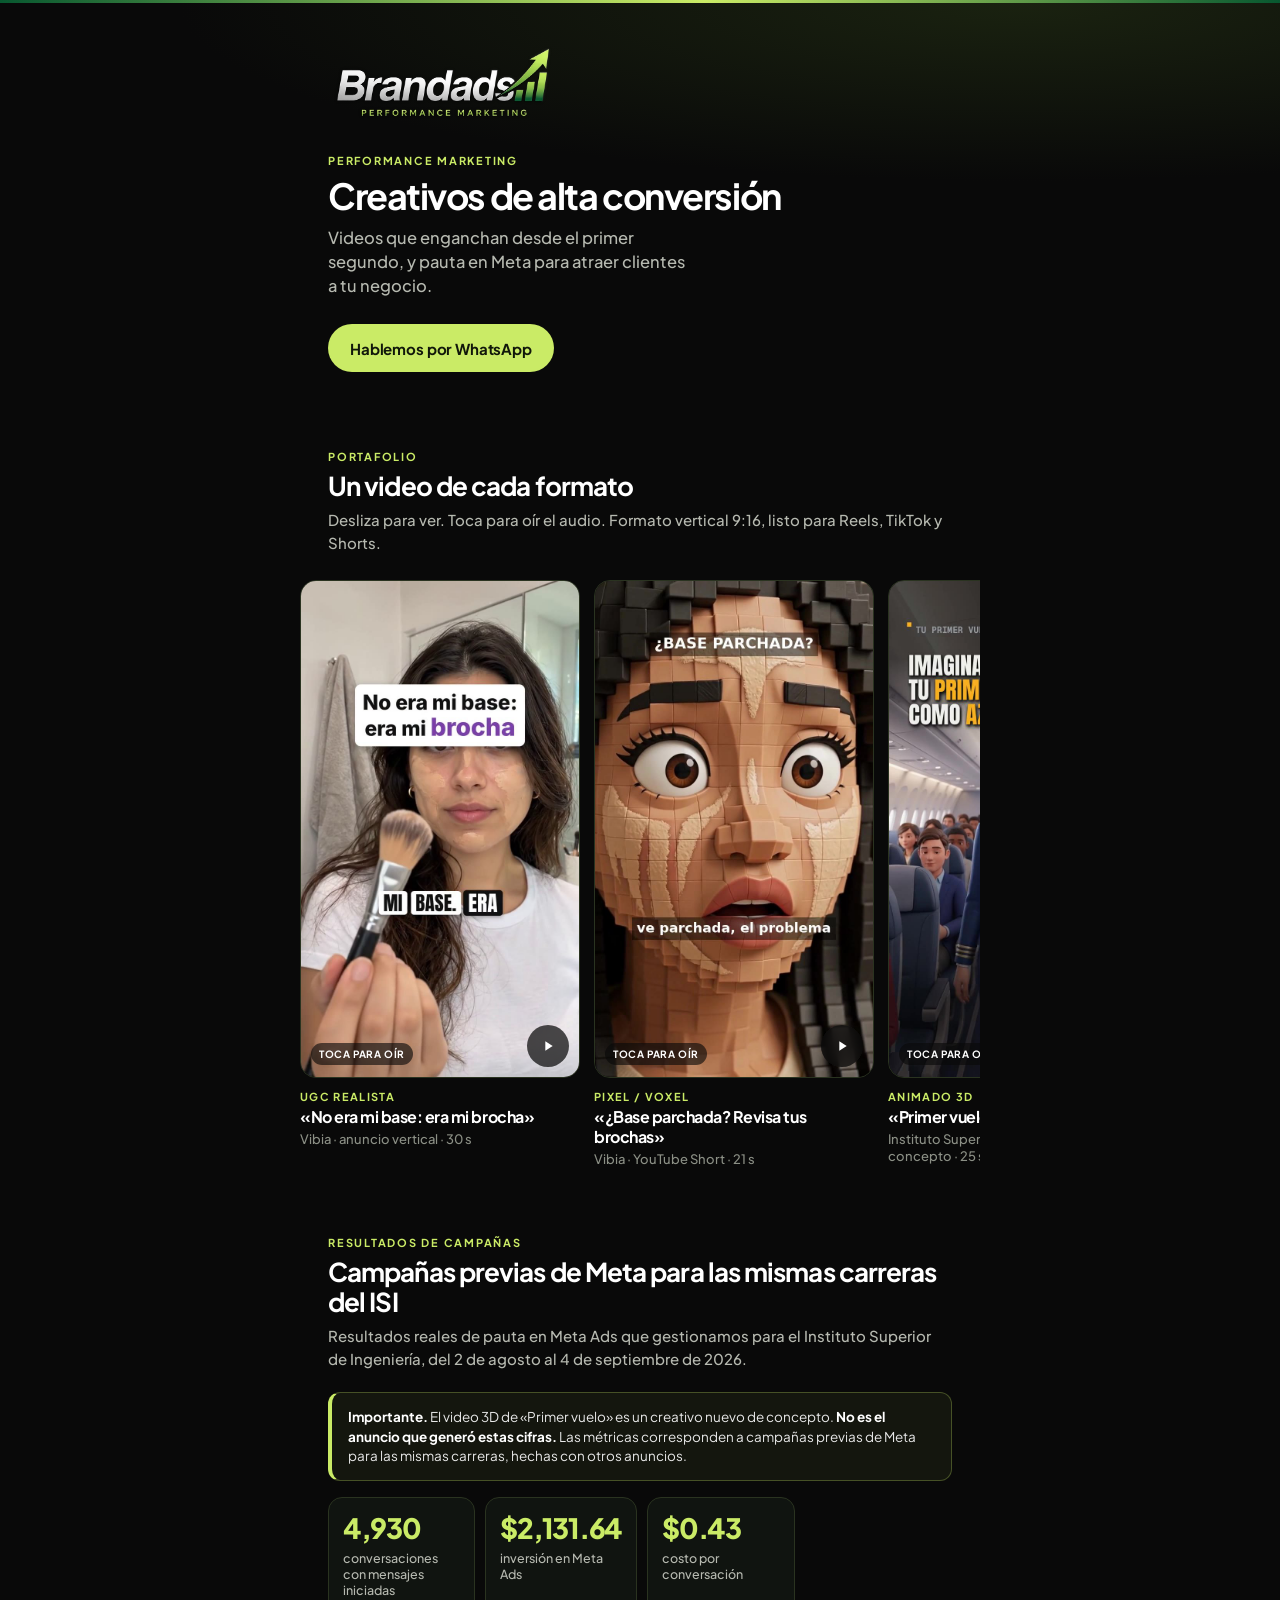
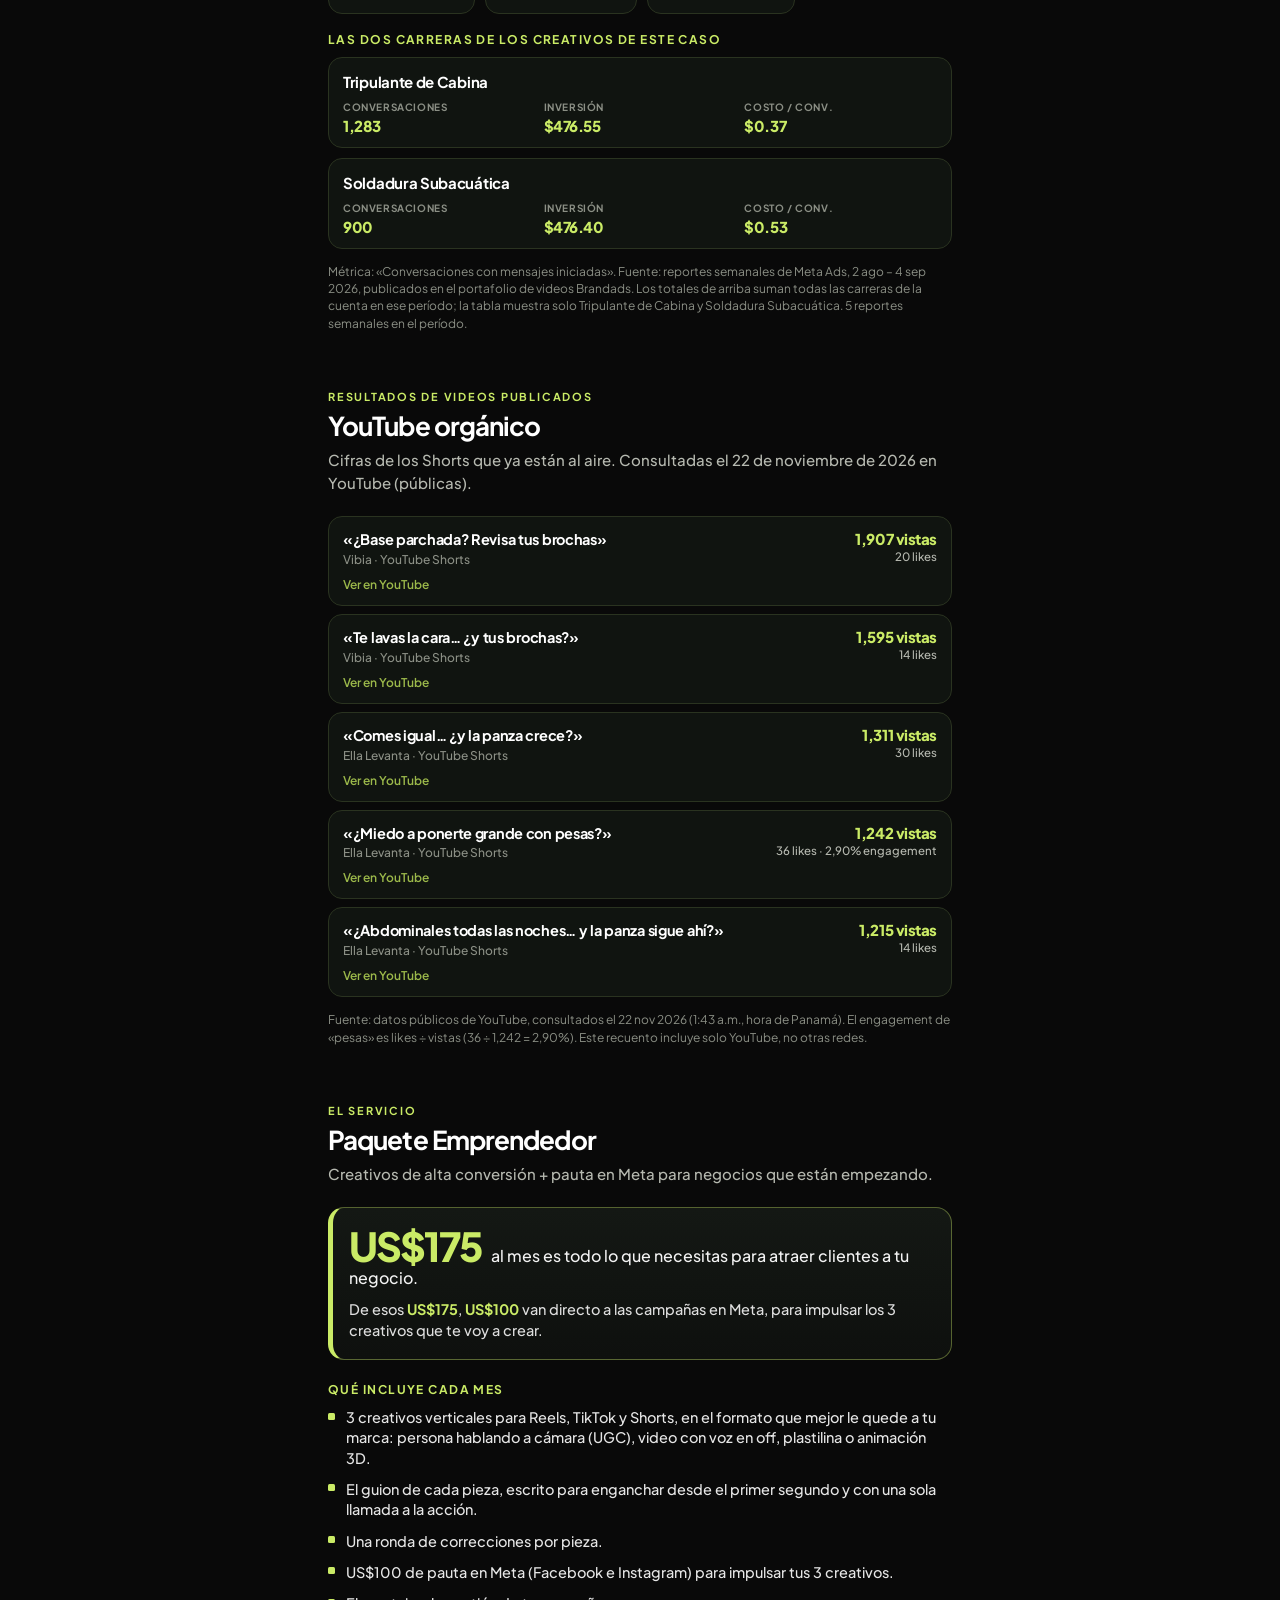
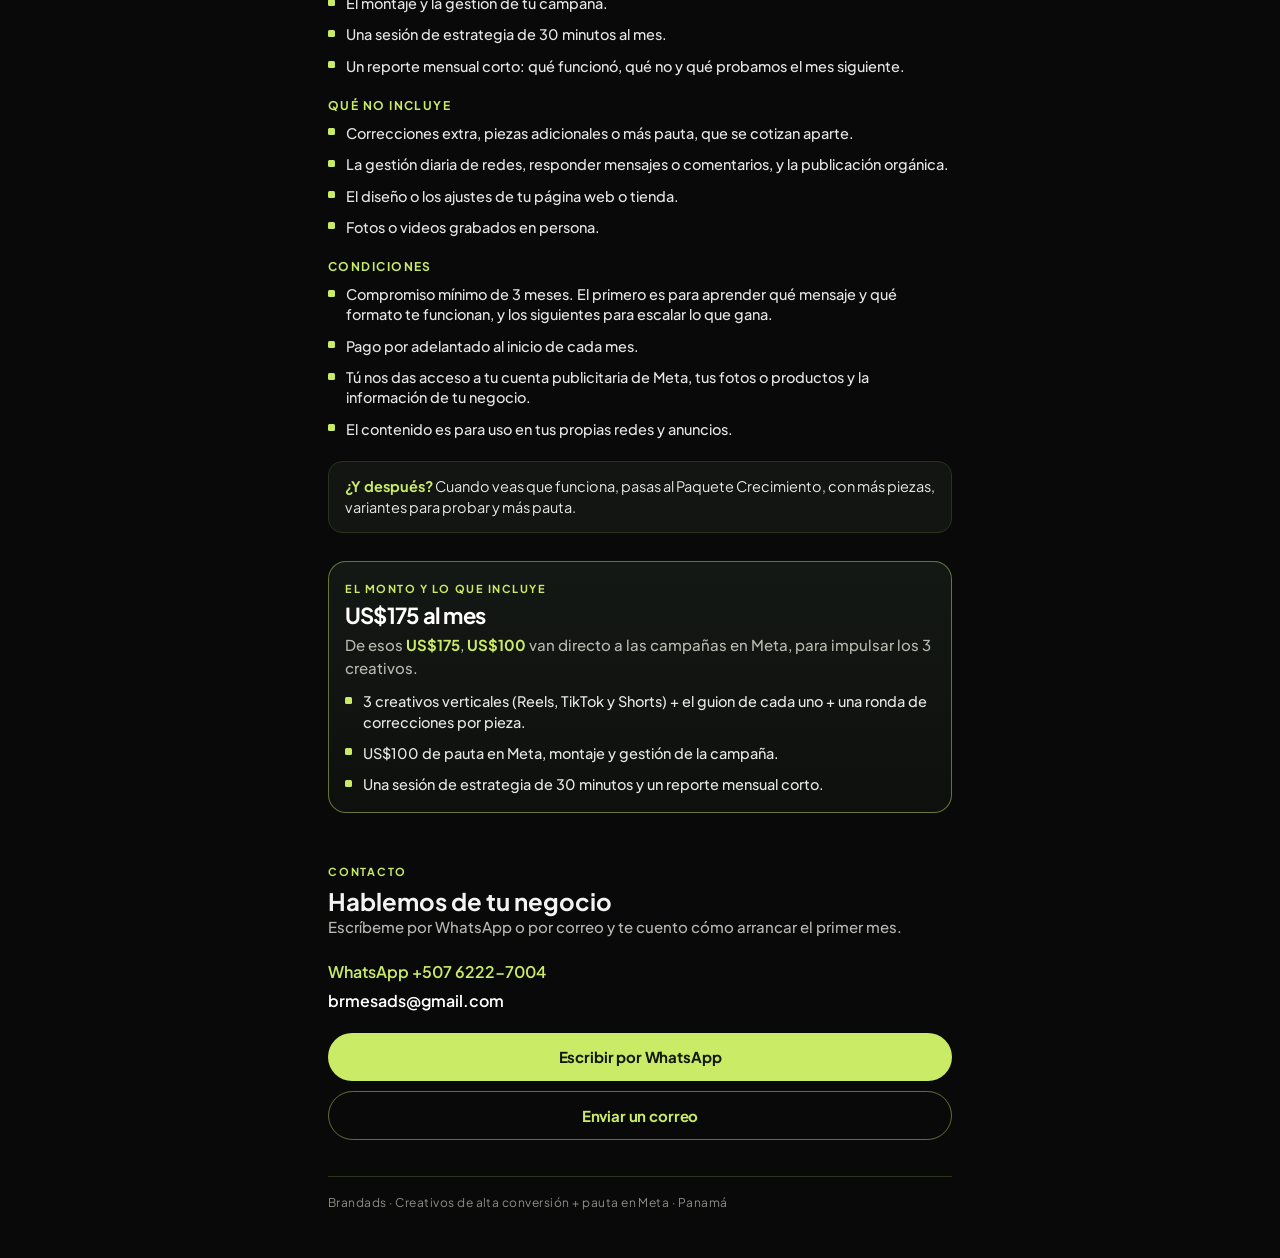
<file: index.html>
<!DOCTYPE html>
<html lang="es">
<head>
  <meta charset="utf-8">
  <meta name="viewport" content="width=device-width, initial-scale=1, viewport-fit=cover">
  <meta name="robots" content="noindex,nofollow,noarchive">
  <meta name="googlebot" content="noindex,nofollow,noarchive">
  <meta name="referrer" content="no-referrer">
  <meta name="theme-color" content="#090909">
  <meta name="description" content="Brandads — Creativos de alta conversión + pauta en Meta.">
  <title>Brandads — Portafolio express</title>
  <link rel="icon" type="image/png" href="assets/img/favicon.png">
  <link rel="preload" href="assets/fonts/PlusJakartaSans.woff2" as="font" type="font/woff2" crossorigin>
  <link rel="preload" href="assets/img/logo-brandads.webp" as="image">
  <link rel="stylesheet" href="styles.css">
</head>
<body>
  <div class="topbar" aria-hidden="true"></div>

  <header class="hero">
    <div class="wrap">
      <img class="logo" src="assets/img/logo-brandads.webp" width="720" height="271" alt="Brandads — Performance Marketing">
      <p class="kicker">Performance marketing</p>
      <h1>Creativos de alta conversión</h1>
      <p class="value">Videos que enganchan desde el primer segundo, y pauta en Meta para atraer clientes a tu negocio.</p>
      <a class="cta" href="#contacto">Hablemos por WhatsApp</a>
    </div>
  </header>

  <main>
    <section class="section" id="portafolio">
      <div class="wrap">
        <p class="eyebrow">Portafolio</p>
        <h2>Un video de cada formato</h2>
        <p class="lead">Desliza para ver. Toca para oír el audio. Formato vertical 9:16, listo para Reels, TikTok y Shorts.</p>
      </div>
      <div class="wrap">
        <div class="reel" id="reel">

          <article class="vcard">
            <div class="frame">
              <video
                playsinline
                muted
                loop
                preload="metadata"
                poster="assets/img/poster-ugc.jpg"
                src="assets/video/ugc-vibia-no-era-mi-base.mp4"
                title="UGC realista: No era mi base, era mi brocha"></video>
              <span class="mute-tag">Toca para oír</span>
              <button class="ctrl" type="button" aria-label="Reproducir o silenciar">
                <svg viewBox="0 0 24 24" aria-hidden="true"><path d="M8 5v14l11-7z"/></svg>
              </button>
            </div>
            <p class="type">UGC realista</p>
            <h3>«No era mi base: era mi brocha»</h3>
            <p class="meta">Vibia · anuncio vertical · 30 s</p>
          </article>

          <article class="vcard">
            <div class="frame">
              <video
                playsinline
                muted
                loop
                preload="metadata"
                poster="assets/img/poster-voxel.jpg"
                src="assets/video/voxel-vibia-base-parchada.mp4"
                title="Voxel: ¿Base parchada? Revisa tus brochas"></video>
              <span class="mute-tag">Toca para oír</span>
              <button class="ctrl" type="button" aria-label="Reproducir o silenciar">
                <svg viewBox="0 0 24 24" aria-hidden="true"><path d="M8 5v14l11-7z"/></svg>
              </button>
            </div>
            <p class="type">Pixel / voxel</p>
            <h3>«¿Base parchada? Revisa tus brochas»</h3>
            <p class="meta">Vibia · YouTube Short · 21 s</p>
          </article>

          <article class="vcard">
            <div class="frame">
              <video
                playsinline
                muted
                loop
                preload="metadata"
                poster="assets/img/poster-isi.jpg"
                src="assets/video/3d-isi-primer-vuelo.mp4"
                title="Animación 3D: Primer vuelo"></video>
              <span class="mute-tag">Toca para oír</span>
              <button class="ctrl" type="button" aria-label="Reproducir o silenciar">
                <svg viewBox="0 0 24 24" aria-hidden="true"><path d="M8 5v14l11-7z"/></svg>
              </button>
            </div>
            <p class="type">Animado 3D</p>
            <h3>«Primer vuelo»</h3>
            <p class="meta">Instituto Superior de Ingeniería · muestra de concepto · 25 s · aún sin publicar</p>
          </article>

        </div>
      </div>
    </section>

    <section class="section" id="campanas">
      <div class="wrap">
        <p class="eyebrow">Resultados de campañas</p>
        <h2>Campañas previas de Meta para las mismas carreras del ISI</h2>
        <p class="lead">Resultados reales de pauta en Meta Ads que gestionamos para el Instituto Superior de Ingeniería, del 2 de agosto al 4 de septiembre de 2026.</p>

        <div class="warn">
          <b>Importante.</b> El video 3D de «Primer vuelo» es un creativo nuevo de concepto. <b>No es el anuncio que generó estas cifras.</b> Las métricas corresponden a campañas previas de Meta para las mismas carreras, hechas con otros anuncios.
        </div>

        <div class="kpis">
          <div class="kpi wide">
            <div class="num">4,930</div>
            <div class="lbl">conversaciones con mensajes iniciadas</div>
          </div>
          <div class="kpi">
            <div class="num">$2,131.64</div>
            <div class="lbl">inversión en Meta Ads</div>
          </div>
          <div class="kpi">
            <div class="num">$0.43</div>
            <div class="lbl">costo por conversación</div>
          </div>
        </div>

        <p class="h3s" style="margin-top:4px">Las dos carreras de los creativos de este caso</p>
        <div class="careers">
          <article class="career">
            <h3>Tripulante de Cabina</h3>
            <dl>
              <div><dt>Conversaciones</dt><dd>1,283</dd></div>
              <div><dt>Inversión</dt><dd>$476.55</dd></div>
              <div><dt>Costo / conv.</dt><dd>$0.37</dd></div>
            </dl>
          </article>
          <article class="career">
            <h3>Soldadura Subacuática</h3>
            <dl>
              <div><dt>Conversaciones</dt><dd>900</dd></div>
              <div><dt>Inversión</dt><dd>$476.40</dd></div>
              <div><dt>Costo / conv.</dt><dd>$0.53</dd></div>
            </dl>
          </article>
        </div>
        <p class="src">Métrica: «Conversaciones con mensajes iniciadas». Fuente: reportes semanales de Meta Ads, 2 ago – 4 sep 2026, publicados en el portafolio de videos Brandads. Los totales de arriba suman todas las carreras de la cuenta en ese período; la tabla muestra solo Tripulante de Cabina y Soldadura Subacuática. 5 reportes semanales en el período.</p>
      </div>
    </section>

    <section class="section" id="videos">
      <div class="wrap">
        <p class="eyebrow">Resultados de videos publicados</p>
        <h2>YouTube orgánico</h2>
        <p class="lead">Cifras de los Shorts que ya están al aire. Consultadas el 22 de noviembre de 2026 en YouTube (públicas).</p>

        <div class="yt-list">
          <article class="yt">
            <div>
              <h3>«¿Base parchada? Revisa tus brochas»</h3>
              <p class="who">Vibia · YouTube Shorts</p>
            </div>
            <div class="stats">1,907 vistas<small>20 likes</small></div>
            <a class="ytlink" href="https://www.youtube.com/shorts/XlmQt7ABGGk" rel="noopener noreferrer">Ver en YouTube</a>
          </article>
          <article class="yt">
            <div>
              <h3>«Te lavas la cara… ¿y tus brochas?»</h3>
              <p class="who">Vibia · YouTube Shorts</p>
            </div>
            <div class="stats">1,595 vistas<small>14 likes</small></div>
            <a class="ytlink" href="https://www.youtube.com/shorts/wSqUr9-L-g4" rel="noopener noreferrer">Ver en YouTube</a>
          </article>
          <article class="yt">
            <div>
              <h3>«Comes igual… ¿y la panza crece?»</h3>
              <p class="who">Ella Levanta · YouTube Shorts</p>
            </div>
            <div class="stats">1,311 vistas<small>30 likes</small></div>
            <a class="ytlink" href="https://www.youtube.com/shorts/jz6yKcCaCWg" rel="noopener noreferrer">Ver en YouTube</a>
          </article>
          <article class="yt">
            <div>
              <h3>«¿Miedo a ponerte grande con pesas?»</h3>
              <p class="who">Ella Levanta · YouTube Shorts</p>
            </div>
            <div class="stats">1,242 vistas<small>36 likes · 2,90% engagement</small></div>
            <a class="ytlink" href="https://www.youtube.com/shorts/bMrUEgpQR-E" rel="noopener noreferrer">Ver en YouTube</a>
          </article>
          <article class="yt">
            <div>
              <h3>«¿Abdominales todas las noches… y la panza sigue ahí?»</h3>
              <p class="who">Ella Levanta · YouTube Shorts</p>
            </div>
            <div class="stats">1,215 vistas<small>14 likes</small></div>
            <a class="ytlink" href="https://www.youtube.com/shorts/wW9nL3764ao" rel="noopener noreferrer">Ver en YouTube</a>
          </article>
        </div>
        <p class="src">Fuente: datos públicos de YouTube, consultados el 22 nov 2026 (1:43 a.m., hora de Panamá). El engagement de «pesas» es likes ÷ vistas (36 ÷ 1,242 = 2,90%). Este recuento incluye solo YouTube, no otras redes.</p>
      </div>
    </section>

    <section class="section" id="paquete">
      <div class="wrap">
        <p class="eyebrow">El servicio</p>
        <h2>Paquete Emprendedor</h2>
        <p class="lead">Creativos de alta conversión + pauta en Meta para negocios que están empezando.</p>

        <div class="price">
          <p><span class="amt">US$175</span> <span class="rest">al mes es todo lo que necesitas para atraer clientes a tu negocio.</span></p>
          <p class="second">De esos <strong>US$175</strong>, <strong>US$100</strong> van directo a las campañas en Meta, para impulsar los 3 creativos que te voy a crear.</p>
        </div>

        <h3 class="h3s">Qué incluye cada mes</h3>
        <ul class="ticks">
          <li>3 creativos verticales para Reels, TikTok y Shorts, en el formato que mejor le quede a tu marca: persona hablando a cámara (UGC), video con voz en off, plastilina o animación 3D.</li>
          <li>El guion de cada pieza, escrito para enganchar desde el primer segundo y con una sola llamada a la acción.</li>
          <li>Una ronda de correcciones por pieza.</li>
          <li>US$100 de pauta en Meta (Facebook e Instagram) para impulsar tus 3 creativos.</li>
          <li>El montaje y la gestión de tu campaña.</li>
          <li>Una sesión de estrategia de 30 minutos al mes.</li>
          <li>Un reporte mensual corto: qué funcionó, qué no y qué probamos el mes siguiente.</li>
        </ul>

        <h3 class="h3s">Qué no incluye</h3>
        <ul class="ticks">
          <li>Correcciones extra, piezas adicionales o más pauta, que se cotizan aparte.</li>
          <li>La gestión diaria de redes, responder mensajes o comentarios, y la publicación orgánica.</li>
          <li>El diseño o los ajustes de tu página web o tienda.</li>
          <li>Fotos o videos grabados en persona.</li>
        </ul>

        <h3 class="h3s">Condiciones</h3>
        <ul class="ticks">
          <li>Compromiso mínimo de 3 meses. El primero es para aprender qué mensaje y qué formato te funcionan, y los siguientes para escalar lo que gana.</li>
          <li>Pago por adelantado al inicio de cada mes.</li>
          <li>Tú nos das acceso a tu cuenta publicitaria de Meta, tus fotos o productos y la información de tu negocio.</li>
          <li>El contenido es para uso en tus propias redes y anuncios.</li>
        </ul>

        <div class="after">
          <p><span class="q">¿Y después?</span> Cuando veas que funciona, pasas al Paquete Crecimiento, con más piezas, variantes para probar y más pauta.</p>
        </div>

        <div class="closer" id="monto">
          <p class="tag">El monto y lo que incluye</p>
          <h2>US$175 al mes</h2>
          <p class="lead" style="margin-bottom:12px">De esos <strong style="color:var(--lime)">US$175</strong>, <strong style="color:var(--lime)">US$100</strong> van directo a las campañas en Meta, para impulsar los 3 creativos.</p>
          <ul class="ticks">
            <li>3 creativos verticales (Reels, TikTok y Shorts) + el guion de cada uno + una ronda de correcciones por pieza.</li>
            <li>US$100 de pauta en Meta, montaje y gestión de la campaña.</li>
            <li>Una sesión de estrategia de 30 minutos y un reporte mensual corto.</li>
          </ul>
        </div>
      </div>
    </section>

    <section class="contact" id="contacto">
      <div class="wrap">
        <p class="eyebrow">Contacto</p>
        <h2>Hablemos de tu negocio</h2>
        <p class="lead">Escríbeme por WhatsApp o por correo y te cuento cómo arrancar el primer mes.</p>
        <a class="wa" href="https://wa.me/50762227004">WhatsApp +507 6222-7004</a>
        <a class="mail" href="mailto:brmesads@gmail.com">brmesads@gmail.com</a>
        <div class="actions">
          <a class="cta block" href="https://wa.me/50762227004">Escribir por WhatsApp</a>
          <a class="cta ghost block" href="mailto:brmesads@gmail.com">Enviar un correo</a>
        </div>
        <p class="foot">Brandads · Creativos de alta conversión + pauta en Meta · Panamá</p>
      </div>
    </section>
  </main>
  <script src="app.js" defer></script>
</body>
</html>
</file>
<file: styles.css>
@font-face {
  font-family: "Plus Jakarta Sans";
  src: url("assets/fonts/PlusJakartaSans.woff2") format("woff2");
  font-weight: 200 800;
  font-style: normal;
  font-display: swap;
}

:root {
  --bg: #090909;
  --bg-2: #101410;
  --bg-3: #161a14;
  --ink: #f3f3f3;
  --mute: #b6b9b0;
  --dim: #8b8f85;
  --lime: #CAEB66;
  --lime-d: #9BB84A;
  --green: #085830;
  --line: #2A3320;
  --radius: 18px;
  --pad: 22px;
  --max: 520px;
}

* { box-sizing: border-box; margin: 0; padding: 0; }
html { scroll-behavior: smooth; }
html, body {
  background: var(--bg);
  color: var(--ink);
  font-family: "Plus Jakarta Sans", Inter, system-ui, sans-serif;
  -webkit-font-smoothing: antialiased;
  text-rendering: optimizeLegibility;
}
body { overflow-x: hidden; }
img, video { max-width: 100%; display: block; }
a { color: var(--lime); text-decoration: none; }
button { font-family: inherit; }

.topbar {
  height: 3px;
  background: linear-gradient(90deg, #085830 0%, #CAEB66 55%, #085830 100%);
}

.wrap {
  width: min(100%, var(--max));
  margin: 0 auto;
  padding: 0 var(--pad);
}

/* HERO */
.hero {
  padding: 28px 0 36px;
  background:
    radial-gradient(120% 80% at 80% 0%, #1a2210 0%, var(--bg) 55%);
}
.hero .logo {
  width: min(230px, 68vw);
  height: auto;
  margin: 8px 0 28px;
}
.hero .kicker {
  font-size: 11px;
  font-weight: 700;
  letter-spacing: 0.16em;
  text-transform: uppercase;
  color: var(--lime);
  margin-bottom: 10px;
}
.hero h1 {
  font-size: clamp(28px, 8vw, 36px);
  font-weight: 700;
  letter-spacing: -0.04em;
  line-height: 1.05;
  color: #fff;
  margin-bottom: 12px;
}
.hero .value {
  font-size: 16.5px;
  font-weight: 500;
  line-height: 1.45;
  color: var(--mute);
  max-width: 22em;
  margin-bottom: 26px;
}
.cta {
  display: inline-flex;
  align-items: center;
  justify-content: center;
  gap: 8px;
  background: var(--lime);
  color: #11170a;
  font-weight: 700;
  font-size: 15px;
  letter-spacing: -0.01em;
  padding: 14px 22px;
  border-radius: 999px;
  border: 0;
  min-height: 48px;
}
.cta:active { transform: scale(0.98); }
.cta.ghost {
  background: transparent;
  color: var(--lime);
  border: 1px solid rgba(202,235,102,0.45);
}
.cta.block { width: 100%; }

/* SECTIONS */
.section { padding: 42px 0 8px; }
.section h2 {
  font-size: 26px;
  font-weight: 700;
  letter-spacing: -0.035em;
  line-height: 1.15;
  color: #fff;
  margin: 0 0 8px;
}
.eyebrow {
  font-size: 11px;
  font-weight: 700;
  letter-spacing: 0.16em;
  text-transform: uppercase;
  color: var(--lime);
  margin-bottom: 8px;
}
.lead {
  font-size: 15px;
  font-weight: 500;
  line-height: 1.5;
  color: var(--mute);
  margin-bottom: 22px;
}

/* PORTFOLIO REEL */
.reel {
  display: flex;
  gap: 14px;
  overflow-x: auto;
  scroll-snap-type: x mandatory;
  padding: 4px 0 18px;
  margin: 0 calc(-1 * var(--pad));
  padding-left: var(--pad);
  padding-right: var(--pad);
  -webkit-overflow-scrolling: touch;
  scrollbar-width: none;
}
.reel::-webkit-scrollbar { display: none; }
.vcard {
  flex: 0 0 260px;
  scroll-snap-align: start;
}
.frame {
  position: relative;
  width: 260px;
  aspect-ratio: 9 / 16;
  border-radius: 16px;
  overflow: hidden;
  background: #000;
  border: 1px solid var(--line);
}
.frame video, .frame img.poster {
  width: 100%;
  height: 100%;
  object-fit: cover;
}
.frame .ctrl {
  position: absolute;
  inset: auto 10px 10px auto;
  width: 42px;
  height: 42px;
  border-radius: 50%;
  border: 0;
  background: rgba(9,9,9,0.72);
  color: #fff;
  display: grid;
  place-items: center;
  backdrop-filter: blur(8px);
  z-index: 2;
}
.frame .ctrl svg { width: 16px; height: 16px; fill: currentColor; }
.frame .mute-tag {
  position: absolute;
  left: 10px;
  bottom: 12px;
  font-size: 10px;
  font-weight: 700;
  letter-spacing: 0.06em;
  text-transform: uppercase;
  color: #fff;
  background: rgba(9,9,9,0.62);
  padding: 5px 8px;
  border-radius: 999px;
  z-index: 2;
  pointer-events: none;
}
.vcard .type {
  margin-top: 12px;
  font-size: 11px;
  font-weight: 700;
  letter-spacing: 0.12em;
  text-transform: uppercase;
  color: var(--lime);
}
.vcard h3 {
  margin-top: 4px;
  font-size: 16px;
  font-weight: 700;
  letter-spacing: -0.03em;
  line-height: 1.25;
  color: #fff;
}
.vcard .meta {
  margin-top: 4px;
  font-size: 13px;
  font-weight: 500;
  color: var(--dim);
  line-height: 1.35;
}

/* KPIs / RESULTS */
.kpis {
  display: grid;
  grid-template-columns: 1fr 1fr;
  gap: 10px;
  margin: 8px 0 18px;
}
.kpi {
  background: var(--bg-2);
  border: 1px solid var(--line);
  border-radius: 14px;
  padding: 16px 14px 14px;
}
.kpi.wide { grid-column: 1 / -1; }
.kpi .num {
  font-size: 28px;
  font-weight: 800;
  letter-spacing: -0.045em;
  color: var(--lime);
  line-height: 1;
}
.kpi .lbl {
  margin-top: 8px;
  font-size: 12.5px;
  font-weight: 500;
  color: var(--mute);
  line-height: 1.3;
}

.warn {
  background: #14160e;
  border: 1px solid rgba(202,235,102,0.28);
  border-left: 4px solid var(--lime);
  border-radius: 12px;
  padding: 14px 14px 14px 16px;
  margin: 0 0 16px;
  font-size: 13.5px;
  line-height: 1.45;
  color: #e8e8e8;
}
.warn b { color: #fff; }

.table-wrap {
  overflow-x: auto;
  border: 1px solid var(--line);
  border-radius: 14px;
  background: var(--bg-2);
  margin-bottom: 14px;
}
table {
  width: 100%;
  border-collapse: collapse;
  font-size: 13px;
}
th, td {
  text-align: left;
  padding: 10px 12px;
  border-bottom: 1px solid var(--line);
  white-space: nowrap;
}
th {
  font-size: 10px;
  letter-spacing: 0.08em;
  text-transform: uppercase;
  color: var(--dim);
  font-weight: 700;
}
td { color: var(--ink); font-weight: 500; }
tr:last-child td { border-bottom: 0; }
td.r, th.r { text-align: right; }

.src {
  font-size: 12px;
  line-height: 1.45;
  color: var(--dim);
  margin-bottom: 8px;
}

/* YT list */
.yt-list { display: flex; flex-direction: column; gap: 8px; margin-bottom: 14px; }
.yt {
  display: grid;
  grid-template-columns: 1fr auto;
  gap: 10px 12px;
  align-items: start;
  background: var(--bg-2);
  border: 1px solid var(--line);
  border-radius: 14px;
  padding: 13px 14px;
}
.yt h3 {
  font-size: 14.5px;
  font-weight: 700;
  letter-spacing: -0.02em;
  line-height: 1.3;
  color: #fff;
}
.yt .who {
  font-size: 12px;
  color: var(--dim);
  margin-top: 3px;
  font-weight: 500;
}
.yt .stats {
  text-align: right;
  font-weight: 800;
  letter-spacing: -0.03em;
  color: var(--lime);
  font-size: 15px;
  line-height: 1.2;
  white-space: nowrap;
}
.yt .stats small {
  display: block;
  font-weight: 500;
  color: var(--mute);
  font-size: 11.5px;
  letter-spacing: 0;
  margin-top: 2px;
}
.yt a.ytlink {
  grid-column: 1 / -1;
  font-size: 12px;
  font-weight: 600;
  color: var(--lime-d);
}

/* PACKAGE */
.price {
  background: linear-gradient(180deg, #141814 0%, #0E100E 100%);
  border: 1px solid rgba(202,235,102,0.38);
  border-left: 5px solid var(--lime);
  border-radius: 16px;
  padding: 18px 16px 18px 16px;
  margin: 6px 0 22px;
}
.price .amt {
  font-weight: 800;
  font-size: 40px;
  letter-spacing: -0.05em;
  color: var(--lime);
  line-height: 1;
  display: inline-block;
  margin-right: 6px;
}
.price .rest {
  font-weight: 500;
  font-size: 16px;
  color: #f3f3f3;
  line-height: 1.3;
}
.price .second {
  margin-top: 10px;
  font-size: 14.5px;
  font-weight: 500;
  line-height: 1.45;
  color: #dedede;
}
.price .second strong { color: var(--lime); font-weight: 700; }

.h3s {
  font-size: 12px;
  font-weight: 700;
  letter-spacing: 0.12em;
  text-transform: uppercase;
  color: var(--lime);
  margin: 22px 0 10px;
}
ul.ticks { list-style: none; }
ul.ticks li {
  position: relative;
  padding: 0 0 11px 18px;
  font-size: 14.5px;
  font-weight: 500;
  line-height: 1.4;
  color: #e6e6e6;
}
ul.ticks li:last-child { padding-bottom: 0; }
ul.ticks li::before {
  content: "";
  position: absolute;
  left: 0;
  top: 0.62em;
  width: 7px;
  height: 7px;
  margin-top: -3.5px;
  background: var(--lime);
  border-radius: 1.5px;
}
.after {
  background: #121512;
  border: 1px solid var(--line);
  border-radius: 14px;
  padding: 14px 16px;
  margin: 22px 0 8px;
  font-size: 14.5px;
  line-height: 1.45;
  color: #e8e8e8;
}
.after .q { font-weight: 700; color: var(--lime); }

.closer {
  margin: 28px 0 8px;
  padding: 20px 16px 18px;
  background: linear-gradient(180deg, #141814 0%, #0E100E 100%);
  border: 1px solid rgba(202,235,102,0.45);
  border-radius: 18px;
}
.closer .tag {
  font-size: 11px;
  font-weight: 700;
  letter-spacing: 0.14em;
  text-transform: uppercase;
  color: var(--lime);
  margin-bottom: 8px;
}
.closer h2 {
  font-size: 22px;
  margin-bottom: 6px;
}

/* CONTACT */
.contact {
  padding: 36px 0 48px;
}
.contact .mail, .contact .wa {
  font-size: 16px;
  font-weight: 600;
  color: #fff;
  display: block;
  margin-top: 8px;
}
.contact .wa { color: var(--lime); }
.actions {
  display: flex;
  flex-direction: column;
  gap: 10px;
  margin-top: 22px;
}
.foot {
  margin-top: 36px;
  padding-top: 18px;
  border-top: 1px solid var(--line);
  font-size: 12px;
  color: var(--dim);
  letter-spacing: 0.04em;
}

@media (min-width: 720px) {
  :root { --max: 680px; --pad: 28px; }
  .vcard, .frame { flex-basis: 280px; width: 280px; }
  .kpis { grid-template-columns: repeat(4, 1fr); }
  .kpi.wide { grid-column: auto; }
}

.careers { display: flex; flex-direction: column; gap: 10px; margin-bottom: 14px; }
.career {
  background: var(--bg-2);
  border: 1px solid var(--line);
  border-radius: 14px;
  padding: 14px 14px 12px;
}
.career h3 {
  font-size: 15px;
  font-weight: 700;
  letter-spacing: -0.02em;
  color: #fff;
  margin-bottom: 10px;
}
.career dl {
  display: grid;
  grid-template-columns: 1fr 1fr 1fr;
  gap: 8px;
}
.career dt {
  font-size: 10px;
  font-weight: 700;
  letter-spacing: 0.06em;
  text-transform: uppercase;
  color: var(--dim);
}
.career dd {
  margin-top: 3px;
  font-size: 15px;
  font-weight: 800;
  letter-spacing: -0.03em;
  color: var(--lime);
}
</file>
